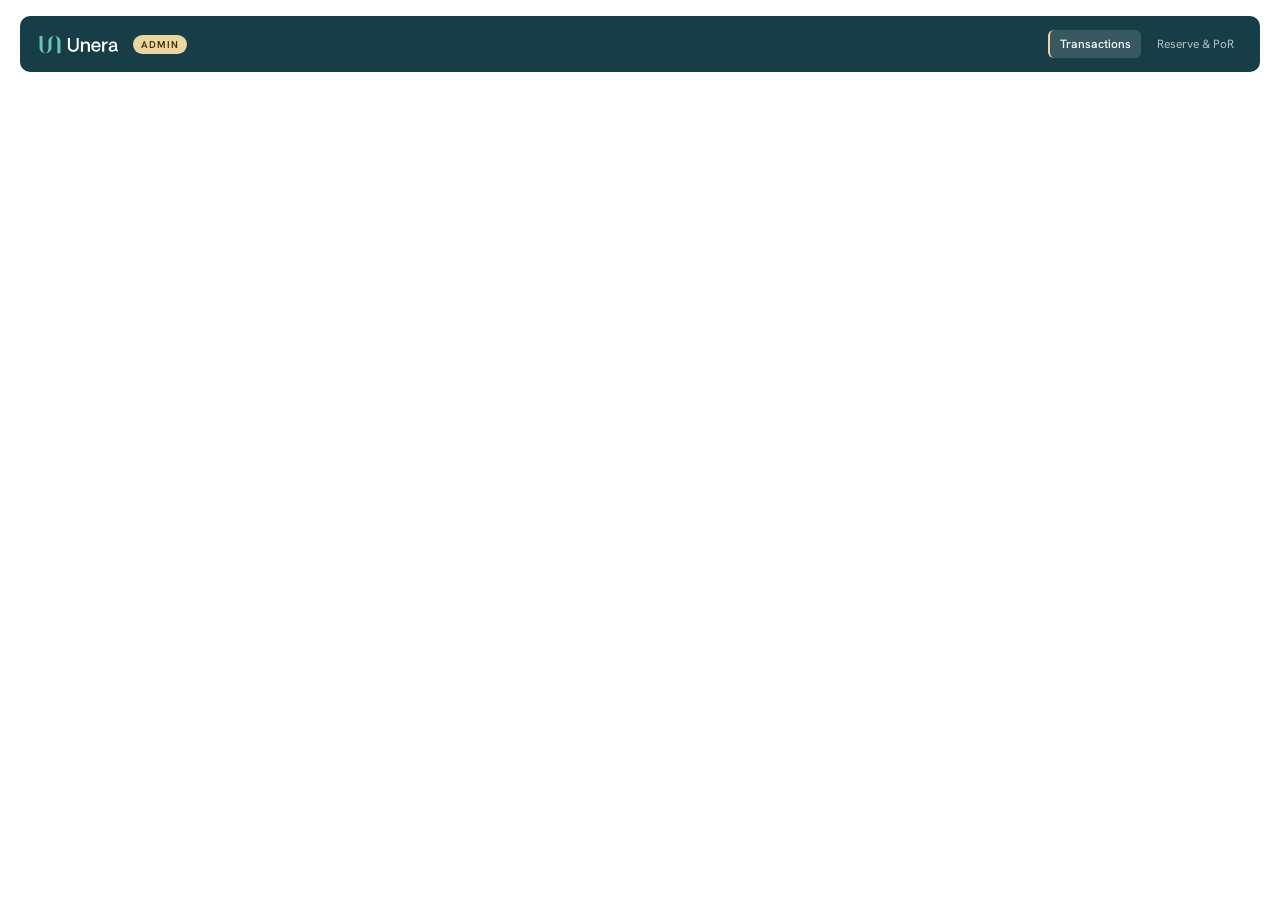
<file: guidelines/brand-chrome.card.html>
<!-- @dsCard group="Brand" viewport="700x140" subtitle="UNERA wordmark + ADMIN pill on Deep Blue; Signal Yellow marks the active item" name="Sidebar lockup" -->
<!DOCTYPE html><html lang="en"><head><meta name="robots" content="noindex, nofollow"><meta charset="utf-8"><link rel="stylesheet" href="../styles.css"><style>*{box-sizing:border-box}body{margin:0;padding:16px 20px;font-family:var(--font-body);color:var(--text-primary);background:#fff;font-size:13px}.row{display:flex;gap:10px;flex-wrap:wrap;align-items:center}.sw{display:flex;flex-direction:column;gap:6px;min-width:96px}.sw i{display:block;height:44px;border-radius:8px;border:1px solid var(--line)}.sw b{font-weight:600;font-size:12px}.sw span{font-family:var(--font-mono);font-size:11px;color:var(--text-secondary)}</style></head><body><div style="background:var(--brand-deep-blue);border-radius:10px;padding:14px 16px;display:flex;align-items:center;gap:14px"><img src="../assets/unera-white-text-nav.svg" alt="UNERA" style="height:26px"><span style="background:var(--brand-yellow);color:#3a2c08;font-size:10px;font-weight:600;letter-spacing:.1em;padding:3px 8px;border-radius:980px">ADMIN</span><div style="margin-left:auto;display:flex;gap:6px"><span style="padding:6px 10px;border-radius:6px;background:var(--chrome-active);color:#fff;font-size:12px;font-weight:500;border-left:2px solid var(--brand-yellow)">Transactions</span><span style="padding:6px 10px;border-radius:6px;color:var(--text-on-chrome-muted);font-size:12px">Reserve &amp; PoR</span></div></div></body></html>
</file>
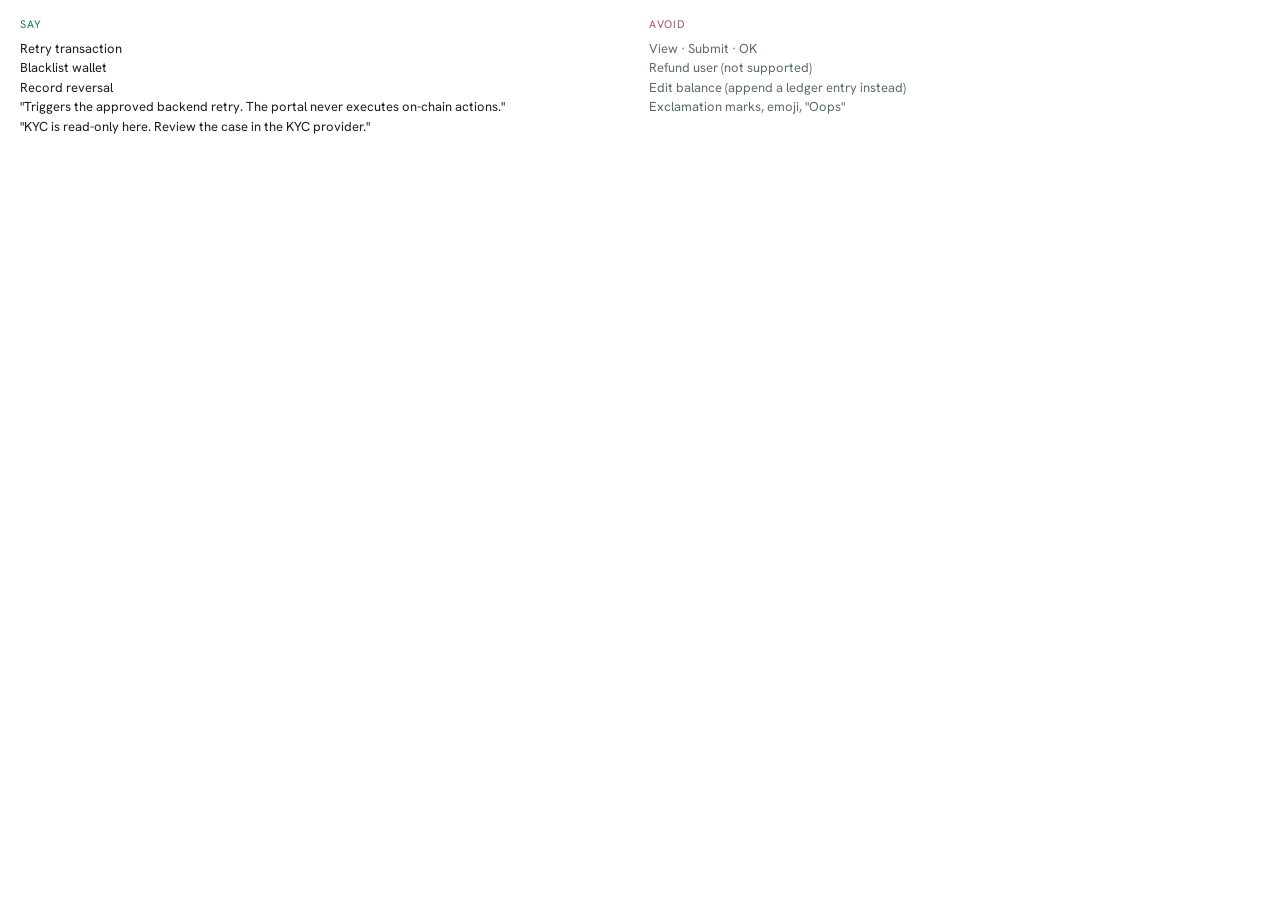
<file: guidelines/brand-voice.card.html>
<!-- @dsCard group="Brand" viewport="700x200" subtitle="Fact first, verbs that name the outcome, consequences stated once, no marketing" name="Voice for operators" -->
<!DOCTYPE html><html lang="en"><head><meta name="robots" content="noindex, nofollow"><meta charset="utf-8"><link rel="stylesheet" href="../styles.css"><style>*{box-sizing:border-box}body{margin:0;padding:16px 20px;font-family:var(--font-body);color:var(--text-primary);background:#fff;font-size:13px}.row{display:flex;gap:10px;flex-wrap:wrap;align-items:center}.sw{display:flex;flex-direction:column;gap:6px;min-width:96px}.sw i{display:block;height:44px;border-radius:8px;border:1px solid var(--line)}.sw b{font-weight:600;font-size:12px}.sw span{font-family:var(--font-mono);font-size:11px;color:var(--text-secondary)}</style></head><body><div style="display:grid;grid-template-columns:1fr 1fr;gap:18px;font-size:13px;line-height:1.5"><div><div style="font-size:11px;color:var(--fin-up);text-transform:uppercase;letter-spacing:.06em;margin-bottom:6px">Say</div><div>Retry transaction</div><div>Blacklist wallet</div><div>Record reversal</div><div>"Triggers the approved backend retry. The portal never executes on-chain actions."</div><div>"KYC is read-only here. Review the case in the KYC provider."</div></div><div><div style="font-size:11px;color:var(--fin-down);text-transform:uppercase;letter-spacing:.06em;margin-bottom:6px">Avoid</div><div style="color:var(--text-secondary)">View · Submit · OK</div><div style="color:var(--text-secondary)">Refund user (not supported)</div><div style="color:var(--text-secondary)">Edit balance (append a ledger entry instead)</div><div style="color:var(--text-secondary)">Exclamation marks, emoji, "Oops"</div></div></div></body></html>
</file>
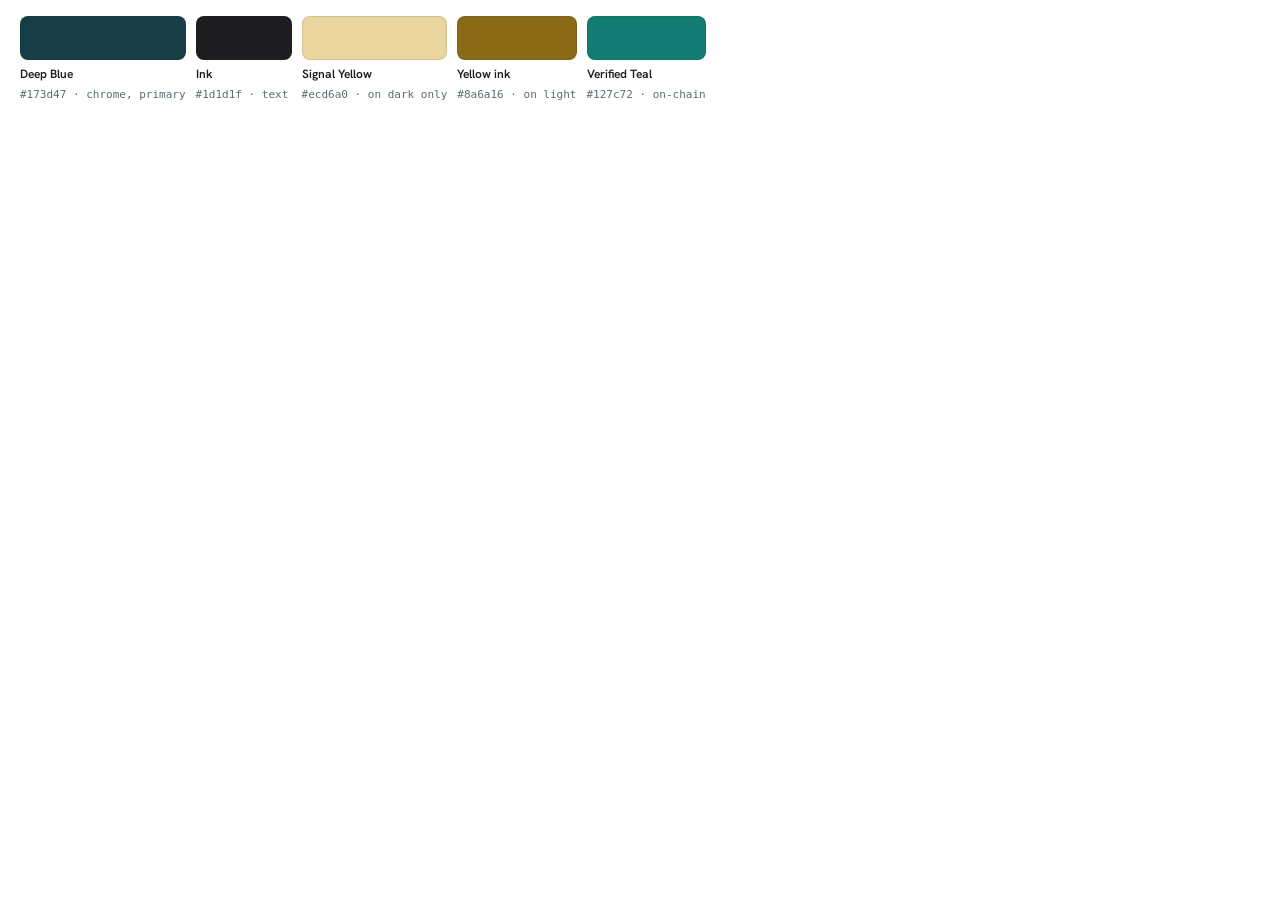
<file: guidelines/colors-brand.card.html>
<!-- @dsCard group="Colors" viewport="700x150" subtitle="Deep Blue chrome, near-black ink, Signal Yellow on dark only, Verified Teal for proof" name="Brand & chrome" -->
<!DOCTYPE html><html lang="en"><head><meta name="robots" content="noindex, nofollow"><meta charset="utf-8"><link rel="stylesheet" href="../styles.css"><style>*{box-sizing:border-box}body{margin:0;padding:16px 20px;font-family:var(--font-body);color:var(--text-primary);background:#fff;font-size:13px}.row{display:flex;gap:10px;flex-wrap:wrap;align-items:center}.sw{display:flex;flex-direction:column;gap:6px;min-width:96px}.sw i{display:block;height:44px;border-radius:8px;border:1px solid var(--line)}.sw b{font-weight:600;font-size:12px}.sw span{font-family:var(--font-mono);font-size:11px;color:var(--text-secondary)}</style></head><body><div class="row"><div class="sw"><i style="background:var(--brand-deep-blue)"></i><b>Deep Blue</b><span>#173d47 · chrome, primary</span></div><div class="sw"><i style="background:var(--brand-ink)"></i><b>Ink</b><span>#1d1d1f · text</span></div><div class="sw"><i style="background:var(--brand-yellow)"></i><b>Signal Yellow</b><span>#ecd6a0 · on dark only</span></div><div class="sw"><i style="background:var(--brand-yellow-ink)"></i><b>Yellow ink</b><span>#8a6a16 · on light</span></div><div class="sw"><i style="background:var(--verify-teal)"></i><b>Verified Teal</b><span>#127c72 · on-chain</span></div></div></body></html>
</file>
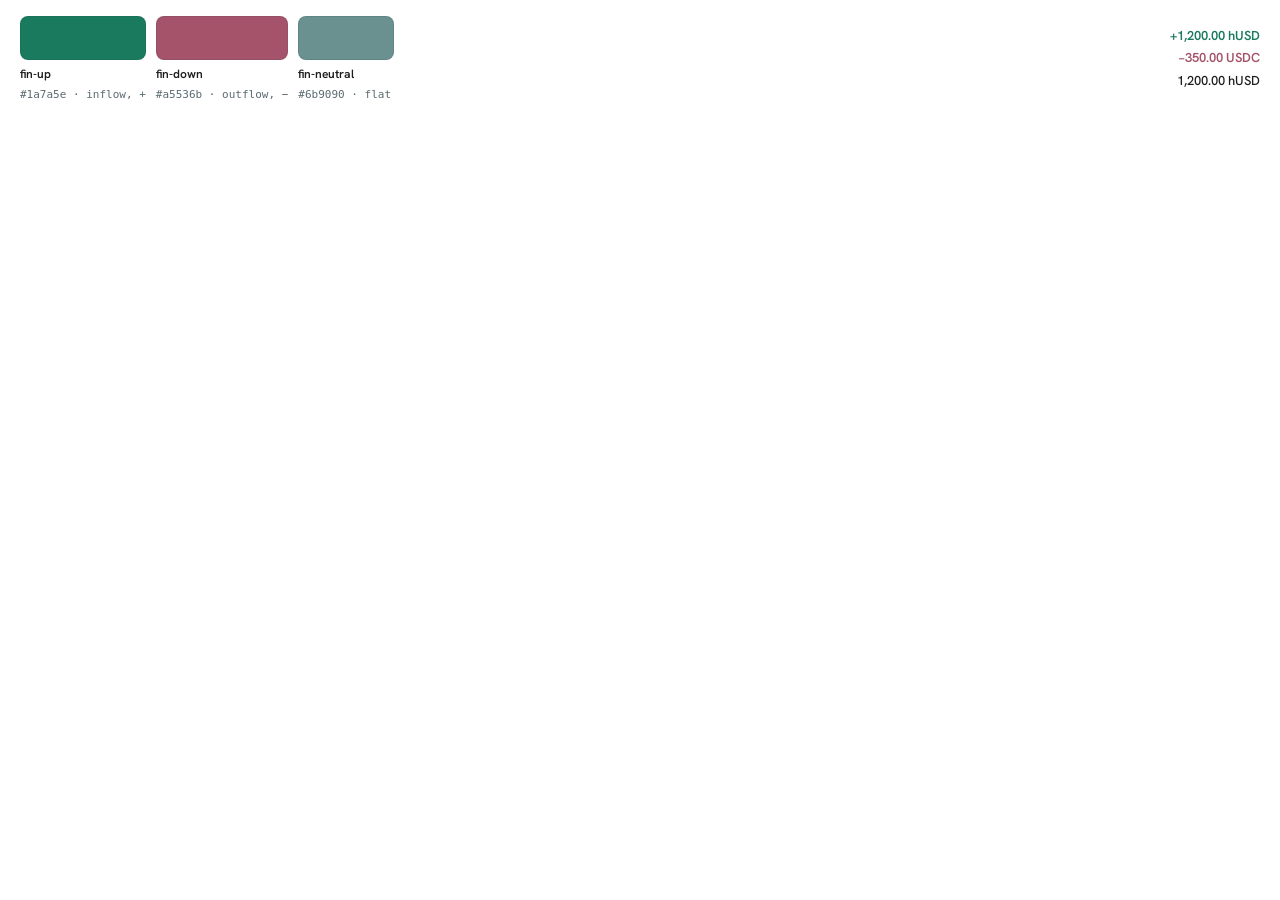
<file: guidelines/colors-financial.card.html>
<!-- @dsCard group="Colors" viewport="700x150" subtitle="Money direction only. Never brand decoration. Always paired with sign or icon" name="Financial semantics" -->
<!DOCTYPE html><html lang="en"><head><meta name="robots" content="noindex, nofollow"><meta charset="utf-8"><link rel="stylesheet" href="../styles.css"><style>*{box-sizing:border-box}body{margin:0;padding:16px 20px;font-family:var(--font-body);color:var(--text-primary);background:#fff;font-size:13px}.row{display:flex;gap:10px;flex-wrap:wrap;align-items:center}.sw{display:flex;flex-direction:column;gap:6px;min-width:96px}.sw i{display:block;height:44px;border-radius:8px;border:1px solid var(--line)}.sw b{font-weight:600;font-size:12px}.sw span{font-family:var(--font-mono);font-size:11px;color:var(--text-secondary)}</style></head><body><div class="row"><div class="sw"><i style="background:var(--fin-up)"></i><b>fin-up</b><span>#1a7a5e · inflow, +</span></div><div class="sw"><i style="background:var(--fin-down)"></i><b>fin-down</b><span>#a5536b · outflow, −</span></div><div class="sw"><i style="background:var(--fin-neutral)"></i><b>fin-neutral</b><span>#6b9090 · flat</span></div><div style="margin-left:auto;font-variant-numeric:tabular-nums;text-align:right;line-height:1.7"><div style="color:var(--fin-up);font-weight:600">+1,200.00 hUSD</div><div style="color:var(--fin-down);font-weight:600">−350.00 USDC</div><div style="color:var(--text-primary);font-weight:500">1,200.00 hUSD</div></div></div></body></html>
</file>
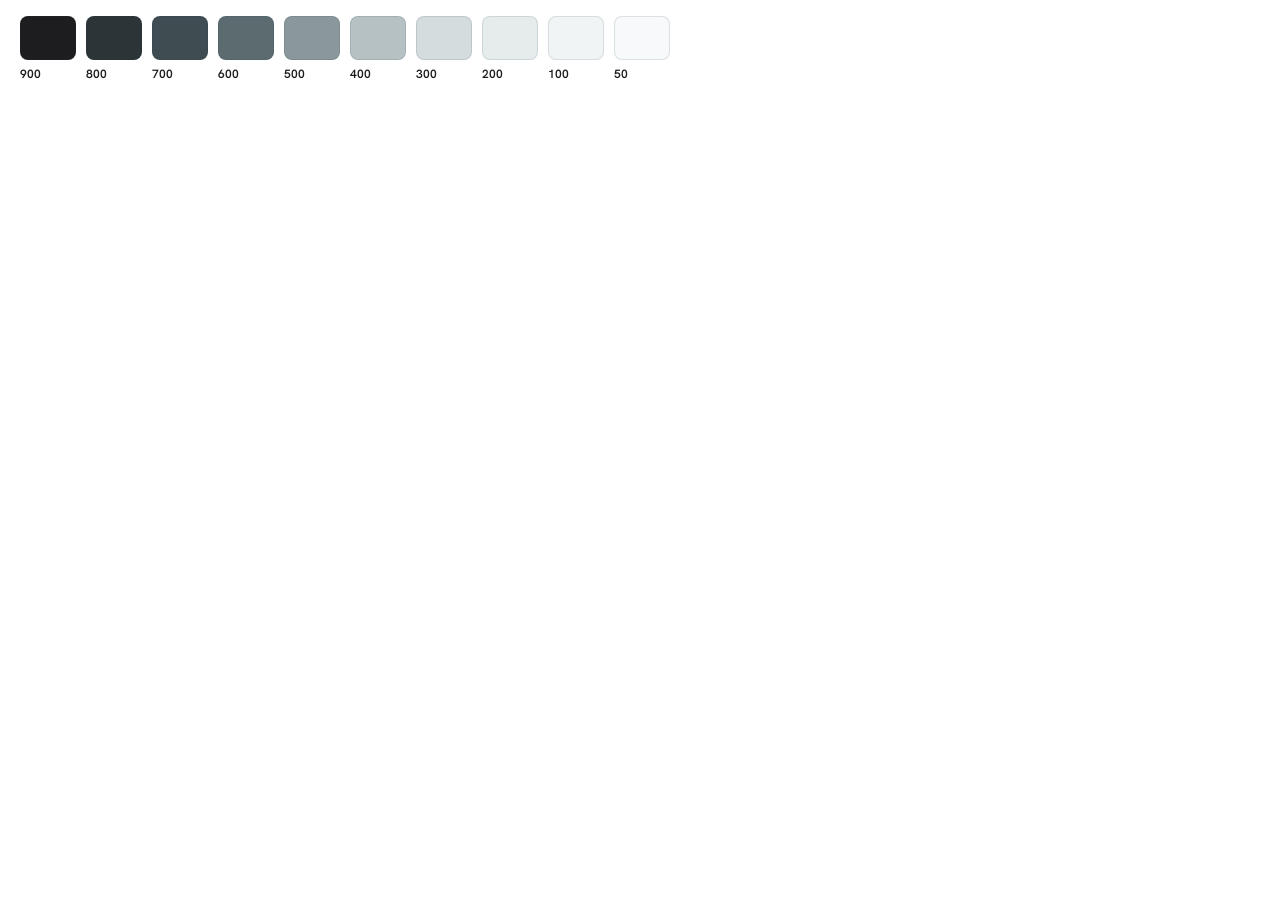
<file: guidelines/colors-neutral.card.html>
<!-- @dsCard group="Colors" viewport="700x150" subtitle="Cool neutrals with a faint teal undertone; canvas #f3f5f6, panels white" name="Neutral ramp" -->
<!DOCTYPE html><html lang="en"><head><meta name="robots" content="noindex, nofollow"><meta charset="utf-8"><link rel="stylesheet" href="../styles.css"><style>*{box-sizing:border-box}body{margin:0;padding:16px 20px;font-family:var(--font-body);color:var(--text-primary);background:#fff;font-size:13px}.row{display:flex;gap:10px;flex-wrap:wrap;align-items:center}.sw{display:flex;flex-direction:column;gap:6px;min-width:96px}.sw i{display:block;height:44px;border-radius:8px;border:1px solid var(--line)}.sw b{font-weight:600;font-size:12px}.sw span{font-family:var(--font-mono);font-size:11px;color:var(--text-secondary)}</style></head><body><div class="row"><div class="sw" style="min-width:56px"><i style="background:var(--n-900)"></i><b>900</b></div><div class="sw" style="min-width:56px"><i style="background:var(--n-800)"></i><b>800</b></div><div class="sw" style="min-width:56px"><i style="background:var(--n-700)"></i><b>700</b></div><div class="sw" style="min-width:56px"><i style="background:var(--n-600)"></i><b>600</b></div><div class="sw" style="min-width:56px"><i style="background:var(--n-500)"></i><b>500</b></div><div class="sw" style="min-width:56px"><i style="background:var(--n-400)"></i><b>400</b></div><div class="sw" style="min-width:56px"><i style="background:var(--n-300)"></i><b>300</b></div><div class="sw" style="min-width:56px"><i style="background:var(--n-200)"></i><b>200</b></div><div class="sw" style="min-width:56px"><i style="background:var(--n-100)"></i><b>100</b></div><div class="sw" style="min-width:56px"><i style="background:var(--n-50)"></i><b>50</b></div></div></body></html>
</file>
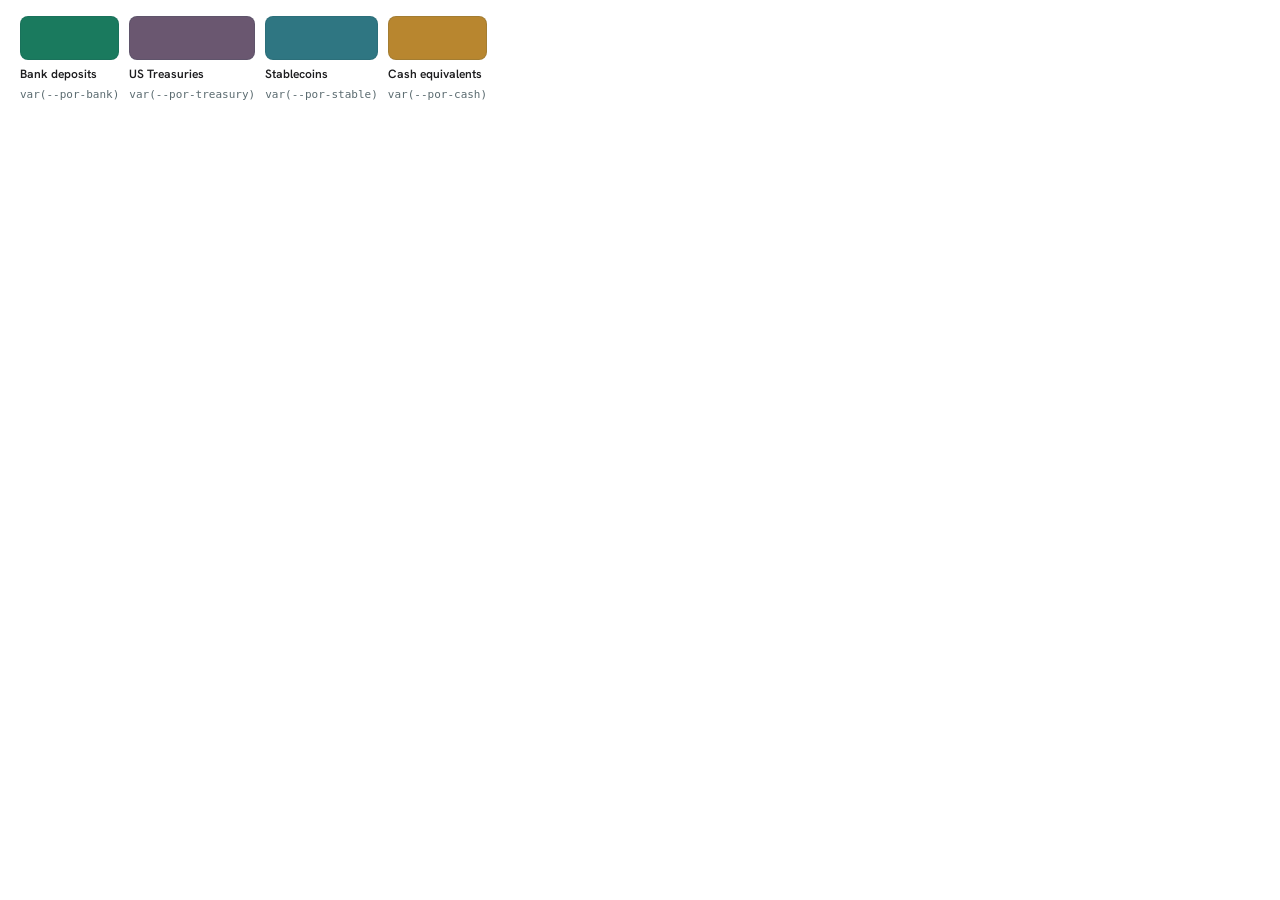
<file: guidelines/colors-por.card.html>
<!-- @dsCard group="Colors" viewport="700x150" subtitle="Fixed palette shared with the Stablecoin Portal; never recolor ad hoc" name="Proof-of-Reserve asset classes" -->
<!DOCTYPE html><html lang="en"><head><meta name="robots" content="noindex, nofollow"><meta charset="utf-8"><link rel="stylesheet" href="../styles.css"><style>*{box-sizing:border-box}body{margin:0;padding:16px 20px;font-family:var(--font-body);color:var(--text-primary);background:#fff;font-size:13px}.row{display:flex;gap:10px;flex-wrap:wrap;align-items:center}.sw{display:flex;flex-direction:column;gap:6px;min-width:96px}.sw i{display:block;height:44px;border-radius:8px;border:1px solid var(--line)}.sw b{font-weight:600;font-size:12px}.sw span{font-family:var(--font-mono);font-size:11px;color:var(--text-secondary)}</style></head><body><div class="row"><div class="sw"><i style="background:var(--por-bank)"></i><b>Bank deposits</b><span>var(--por-bank)</span></div><div class="sw"><i style="background:var(--por-treasury)"></i><b>US Treasuries</b><span>var(--por-treasury)</span></div><div class="sw"><i style="background:var(--por-stable)"></i><b>Stablecoins</b><span>var(--por-stable)</span></div><div class="sw"><i style="background:var(--por-cash)"></i><b>Cash equivalents</b><span>var(--por-cash)</span></div></div></body></html>
</file>
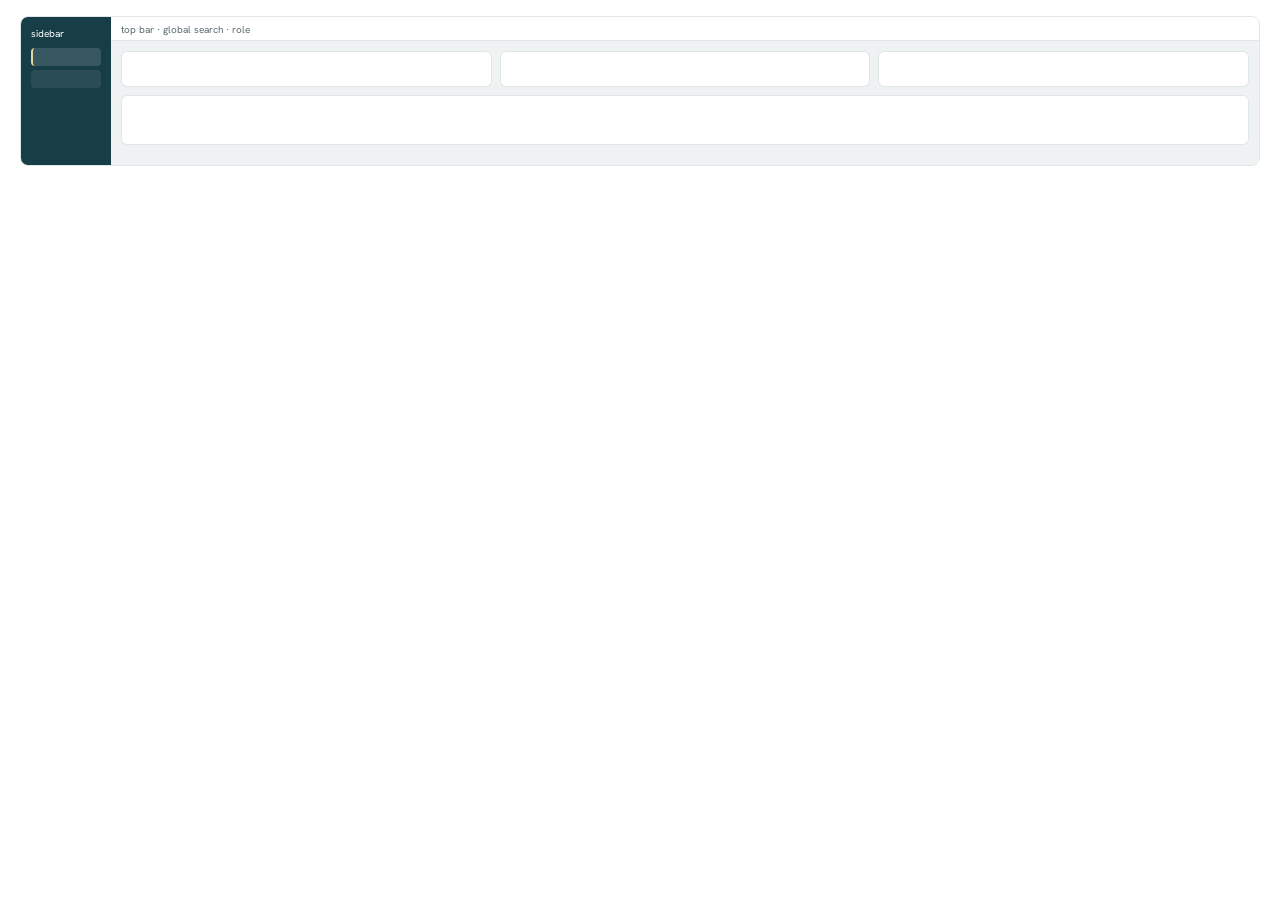
<file: guidelines/spacing-layout.card.html>
<!-- @dsCard group="Spacing" viewport="700x200" subtitle="232px Deep Blue sidebar (60px collapsed) · 52px top bar · 24px page padding · 1440px max" name="Portal layout" -->
<!DOCTYPE html><html lang="en"><head><meta name="robots" content="noindex, nofollow"><meta charset="utf-8"><link rel="stylesheet" href="../styles.css"><style>*{box-sizing:border-box}body{margin:0;padding:16px 20px;font-family:var(--font-body);color:var(--text-primary);background:#fff;font-size:13px}.row{display:flex;gap:10px;flex-wrap:wrap;align-items:center}.sw{display:flex;flex-direction:column;gap:6px;min-width:96px}.sw i{display:block;height:44px;border-radius:8px;border:1px solid var(--line)}.sw b{font-weight:600;font-size:12px}.sw span{font-family:var(--font-mono);font-size:11px;color:var(--text-secondary)}</style></head><body><div style="display:flex;border:1px solid var(--line);border-radius:8px;overflow:hidden;height:150px"><div style="width:90px;background:var(--brand-deep-blue);padding:10px;color:#fff;font-size:10px">sidebar<div style="margin-top:8px;height:18px;border-radius:4px;background:var(--chrome-active);border-left:2px solid var(--brand-yellow)"></div><div style="margin-top:4px;height:18px;border-radius:4px;background:var(--chrome-hover)"></div></div><div style="flex:1;background:var(--canvas)"><div style="height:24px;background:#fff;border-bottom:1px solid var(--line);font-size:10px;padding:6px 10px;color:var(--text-secondary)">top bar · global search · role</div><div style="padding:10px;display:grid;grid-template-columns:1fr 1fr 1fr;gap:8px"><div style="height:36px;background:#fff;border:1px solid var(--line);border-radius:6px"></div><div style="height:36px;background:#fff;border:1px solid var(--line);border-radius:6px"></div><div style="height:36px;background:#fff;border:1px solid var(--line);border-radius:6px"></div><div style="grid-column:1/4;height:50px;background:#fff;border:1px solid var(--line);border-radius:6px"></div></div></div></div></body></html>
</file>
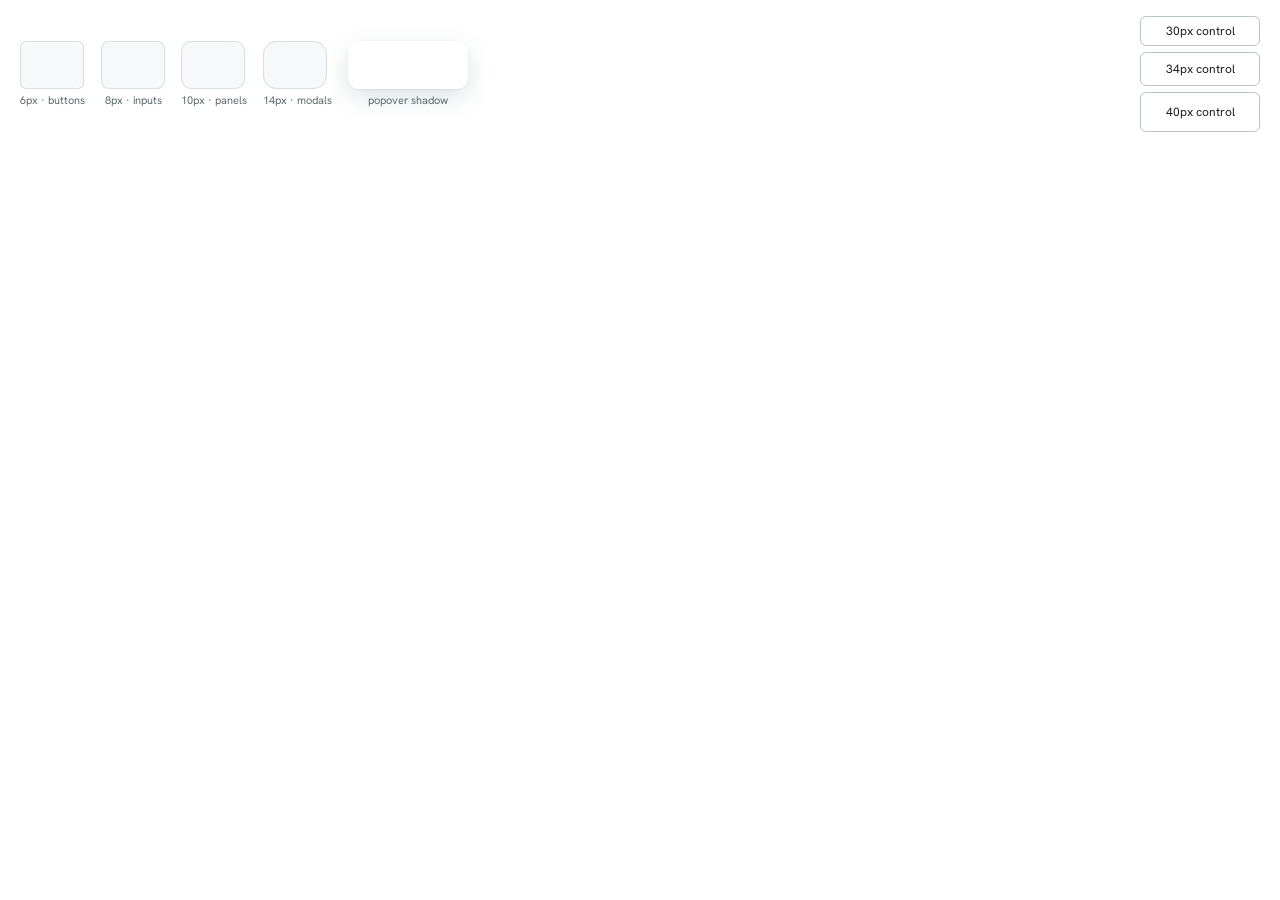
<file: guidelines/spacing-radii.card.html>
<!-- @dsCard group="Spacing" viewport="700x170" subtitle="6 / 8 / 10 / 14 + pill. Controls 30 / 34 / 40. Rows 38px. Panels have borders, not shadows" name="Radii, controls, elevation" -->
<!DOCTYPE html><html lang="en"><head><meta name="robots" content="noindex, nofollow"><meta charset="utf-8"><link rel="stylesheet" href="../styles.css"><style>*{box-sizing:border-box}body{margin:0;padding:16px 20px;font-family:var(--font-body);color:var(--text-primary);background:#fff;font-size:13px}.row{display:flex;gap:10px;flex-wrap:wrap;align-items:center}.sw{display:flex;flex-direction:column;gap:6px;min-width:96px}.sw i{display:block;height:44px;border-radius:8px;border:1px solid var(--line)}.sw b{font-weight:600;font-size:12px}.sw span{font-family:var(--font-mono);font-size:11px;color:var(--text-secondary)}</style></head><body><div class="row" style="gap:16px"><div style="text-align:center"><div style="width:64px;height:48px;border:1px solid var(--line);border-radius:6px;background:var(--surface-sunken)"></div><div style="font-size:11px;color:var(--text-secondary);margin-top:4px">6px · buttons</div></div><div style="text-align:center"><div style="width:64px;height:48px;border:1px solid var(--line);border-radius:8px;background:var(--surface-sunken)"></div><div style="font-size:11px;color:var(--text-secondary);margin-top:4px">8px · inputs</div></div><div style="text-align:center"><div style="width:64px;height:48px;border:1px solid var(--line);border-radius:10px;background:var(--surface-sunken)"></div><div style="font-size:11px;color:var(--text-secondary);margin-top:4px">10px · panels</div></div><div style="text-align:center"><div style="width:64px;height:48px;border:1px solid var(--line);border-radius:14px;background:var(--surface-sunken)"></div><div style="font-size:11px;color:var(--text-secondary);margin-top:4px">14px · modals</div></div><div style="text-align:center"><div style="width:120px;height:48px;border-radius:10px;background:#fff;box-shadow:var(--shadow-popover)"></div><div style="font-size:11px;color:var(--text-secondary);margin-top:4px">popover shadow</div></div><div style="display:flex;flex-direction:column;gap:6px;margin-left:auto"><div style="height:30px;width:120px;border:1px solid var(--line-strong);border-radius:6px;display:flex;align-items:center;justify-content:center;font-size:12px">30px control</div><div style="height:34px;width:120px;border:1px solid var(--line-strong);border-radius:6px;display:flex;align-items:center;justify-content:center;font-size:12px">34px control</div><div style="height:40px;width:120px;border:1px solid var(--line-strong);border-radius:6px;display:flex;align-items:center;justify-content:center;font-size:12px">40px control</div></div></div></body></html>
</file>
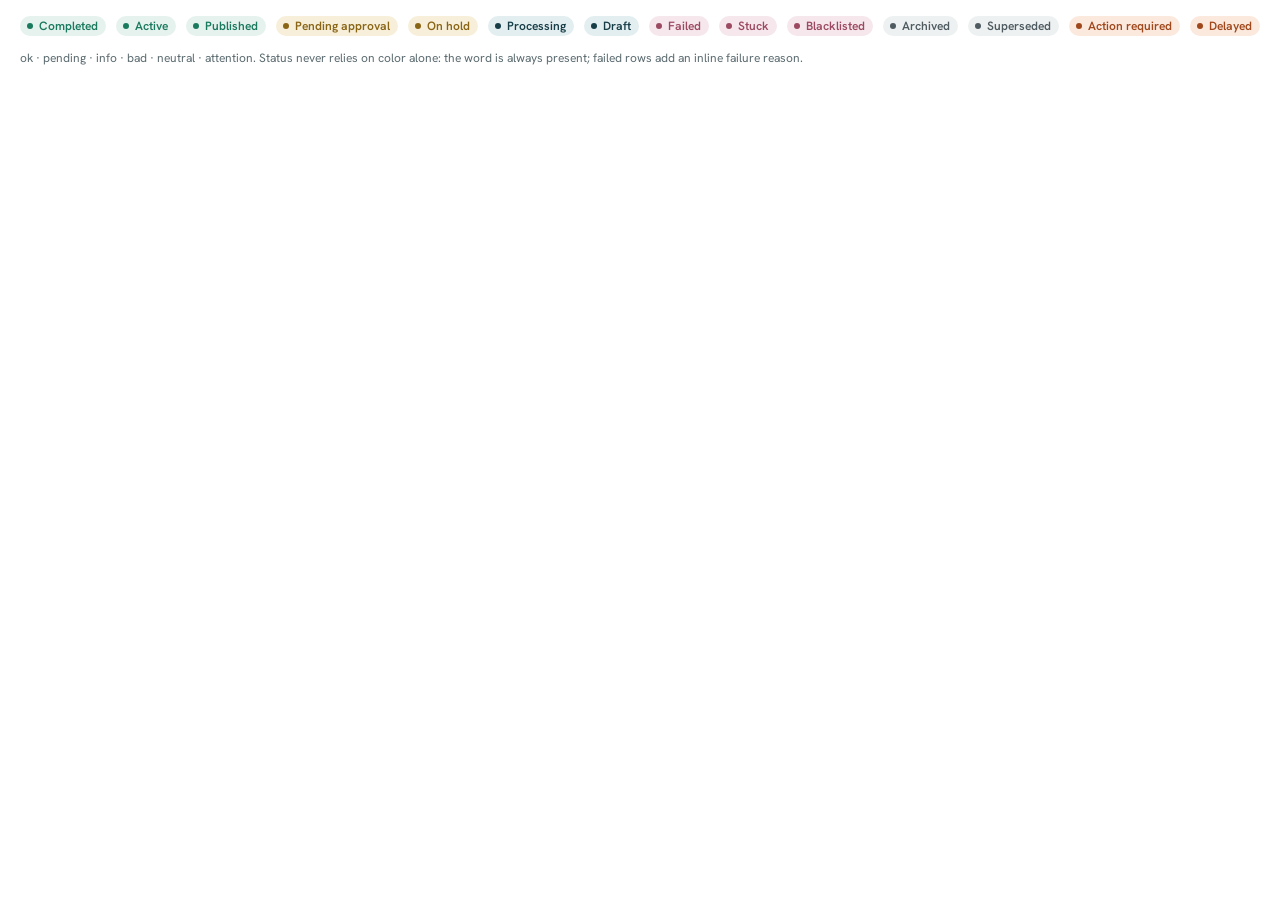
<file: guidelines/status-tones.card.html>
<!-- @dsCard group="Status" viewport="700x190" subtitle="Six tones; label + tint + dot. Use requirement vocabulary as the label" name="Status tones" -->
<!DOCTYPE html><html lang="en"><head><meta name="robots" content="noindex, nofollow"><meta charset="utf-8"><link rel="stylesheet" href="../styles.css"><style>*{box-sizing:border-box}body{margin:0;padding:16px 20px;font-family:var(--font-body);color:var(--text-primary);background:#fff;font-size:13px}.row{display:flex;gap:10px;flex-wrap:wrap;align-items:center}.sw{display:flex;flex-direction:column;gap:6px;min-width:96px}.sw i{display:block;height:44px;border-radius:8px;border:1px solid var(--line)}.sw b{font-weight:600;font-size:12px}.sw span{font-family:var(--font-mono);font-size:11px;color:var(--text-secondary)}</style></head><body><div class="row" style="gap:8px 10px"><span style="display:inline-flex;align-items:center;gap:6px;padding:2px 8px 2px 7px;border-radius:980px;font-size:12px;font-weight:600;background:var(--tone-ok-bg);color:var(--tone-ok-fg)"><span style="width:6px;height:6px;border-radius:50%;background:currentColor"></span>Completed</span><span style="display:inline-flex;align-items:center;gap:6px;padding:2px 8px 2px 7px;border-radius:980px;font-size:12px;font-weight:600;background:var(--tone-ok-bg);color:var(--tone-ok-fg)"><span style="width:6px;height:6px;border-radius:50%;background:currentColor"></span>Active</span><span style="display:inline-flex;align-items:center;gap:6px;padding:2px 8px 2px 7px;border-radius:980px;font-size:12px;font-weight:600;background:var(--tone-ok-bg);color:var(--tone-ok-fg)"><span style="width:6px;height:6px;border-radius:50%;background:currentColor"></span>Published</span><span style="display:inline-flex;align-items:center;gap:6px;padding:2px 8px 2px 7px;border-radius:980px;font-size:12px;font-weight:600;background:var(--tone-pending-bg);color:var(--tone-pending-fg)"><span style="width:6px;height:6px;border-radius:50%;background:currentColor"></span>Pending approval</span><span style="display:inline-flex;align-items:center;gap:6px;padding:2px 8px 2px 7px;border-radius:980px;font-size:12px;font-weight:600;background:var(--tone-pending-bg);color:var(--tone-pending-fg)"><span style="width:6px;height:6px;border-radius:50%;background:currentColor"></span>On hold</span><span style="display:inline-flex;align-items:center;gap:6px;padding:2px 8px 2px 7px;border-radius:980px;font-size:12px;font-weight:600;background:var(--tone-info-bg);color:var(--tone-info-fg)"><span style="width:6px;height:6px;border-radius:50%;background:currentColor"></span>Processing</span><span style="display:inline-flex;align-items:center;gap:6px;padding:2px 8px 2px 7px;border-radius:980px;font-size:12px;font-weight:600;background:var(--tone-info-bg);color:var(--tone-info-fg)"><span style="width:6px;height:6px;border-radius:50%;background:currentColor"></span>Draft</span><span style="display:inline-flex;align-items:center;gap:6px;padding:2px 8px 2px 7px;border-radius:980px;font-size:12px;font-weight:600;background:var(--tone-bad-bg);color:var(--tone-bad-fg)"><span style="width:6px;height:6px;border-radius:50%;background:currentColor"></span>Failed</span><span style="display:inline-flex;align-items:center;gap:6px;padding:2px 8px 2px 7px;border-radius:980px;font-size:12px;font-weight:600;background:var(--tone-bad-bg);color:var(--tone-bad-fg)"><span style="width:6px;height:6px;border-radius:50%;background:currentColor"></span>Stuck</span><span style="display:inline-flex;align-items:center;gap:6px;padding:2px 8px 2px 7px;border-radius:980px;font-size:12px;font-weight:600;background:var(--tone-bad-bg);color:var(--tone-bad-fg)"><span style="width:6px;height:6px;border-radius:50%;background:currentColor"></span>Blacklisted</span><span style="display:inline-flex;align-items:center;gap:6px;padding:2px 8px 2px 7px;border-radius:980px;font-size:12px;font-weight:600;background:var(--tone-neutral-bg);color:var(--tone-neutral-fg)"><span style="width:6px;height:6px;border-radius:50%;background:currentColor"></span>Archived</span><span style="display:inline-flex;align-items:center;gap:6px;padding:2px 8px 2px 7px;border-radius:980px;font-size:12px;font-weight:600;background:var(--tone-neutral-bg);color:var(--tone-neutral-fg)"><span style="width:6px;height:6px;border-radius:50%;background:currentColor"></span>Superseded</span><span style="display:inline-flex;align-items:center;gap:6px;padding:2px 8px 2px 7px;border-radius:980px;font-size:12px;font-weight:600;background:var(--tone-attention-bg);color:var(--tone-attention-fg)"><span style="width:6px;height:6px;border-radius:50%;background:currentColor"></span>Action required</span><span style="display:inline-flex;align-items:center;gap:6px;padding:2px 8px 2px 7px;border-radius:980px;font-size:12px;font-weight:600;background:var(--tone-attention-bg);color:var(--tone-attention-fg)"><span style="width:6px;height:6px;border-radius:50%;background:currentColor"></span>Delayed</span></div>
<p style="color:var(--text-secondary);font-size:12px;margin:14px 0 0">ok · pending · info · bad · neutral · attention. Status never relies on color alone: the word is always present; failed rows add an inline failure reason.</p></body></html>
</file>
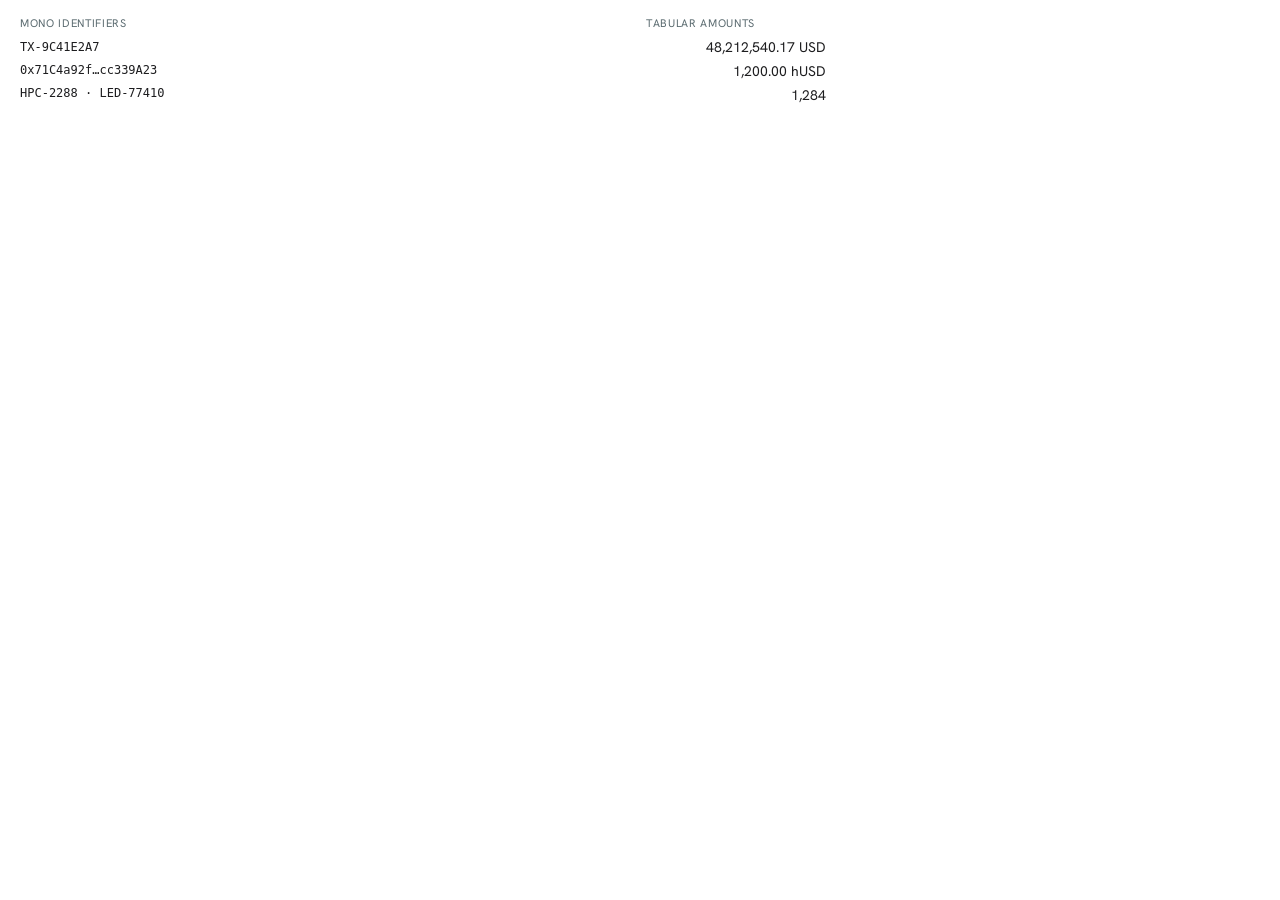
<file: guidelines/type-mono.card.html>
<!-- @dsCard group="Type" viewport="700x150" subtitle="System mono for IDs, hashes, addresses; tabular numerals for every amount" name="Identifiers & numbers" -->
<!DOCTYPE html><html lang="en"><head><meta name="robots" content="noindex, nofollow"><meta charset="utf-8"><link rel="stylesheet" href="../styles.css"><style>*{box-sizing:border-box}body{margin:0;padding:16px 20px;font-family:var(--font-body);color:var(--text-primary);background:#fff;font-size:13px}.row{display:flex;gap:10px;flex-wrap:wrap;align-items:center}.sw{display:flex;flex-direction:column;gap:6px;min-width:96px}.sw i{display:block;height:44px;border-radius:8px;border:1px solid var(--line)}.sw b{font-weight:600;font-size:12px}.sw span{font-family:var(--font-mono);font-size:11px;color:var(--text-secondary)}</style></head><body><div style="display:grid;grid-template-columns:1fr 1fr;gap:12px"><div><div style="font-size:11px;color:var(--text-secondary);text-transform:uppercase;letter-spacing:.06em;margin-bottom:6px">Mono identifiers</div><div style="font-family:var(--font-mono);font-size:12px;line-height:1.9">TX-9C41E2A7<br>0x71C4a92f…cc339A23<br>HPC-2288 · LED-77410</div></div><div><div style="font-size:11px;color:var(--text-secondary);text-transform:uppercase;letter-spacing:.06em;margin-bottom:6px">Tabular amounts</div><div style="font-variant-numeric:tabular-nums;font-size:14px;line-height:1.7;text-align:right;max-width:180px"><div>48,212,540.17 USD</div><div>1,200.00 hUSD</div><div>1,284</div></div></div></div></body></html>
</file>
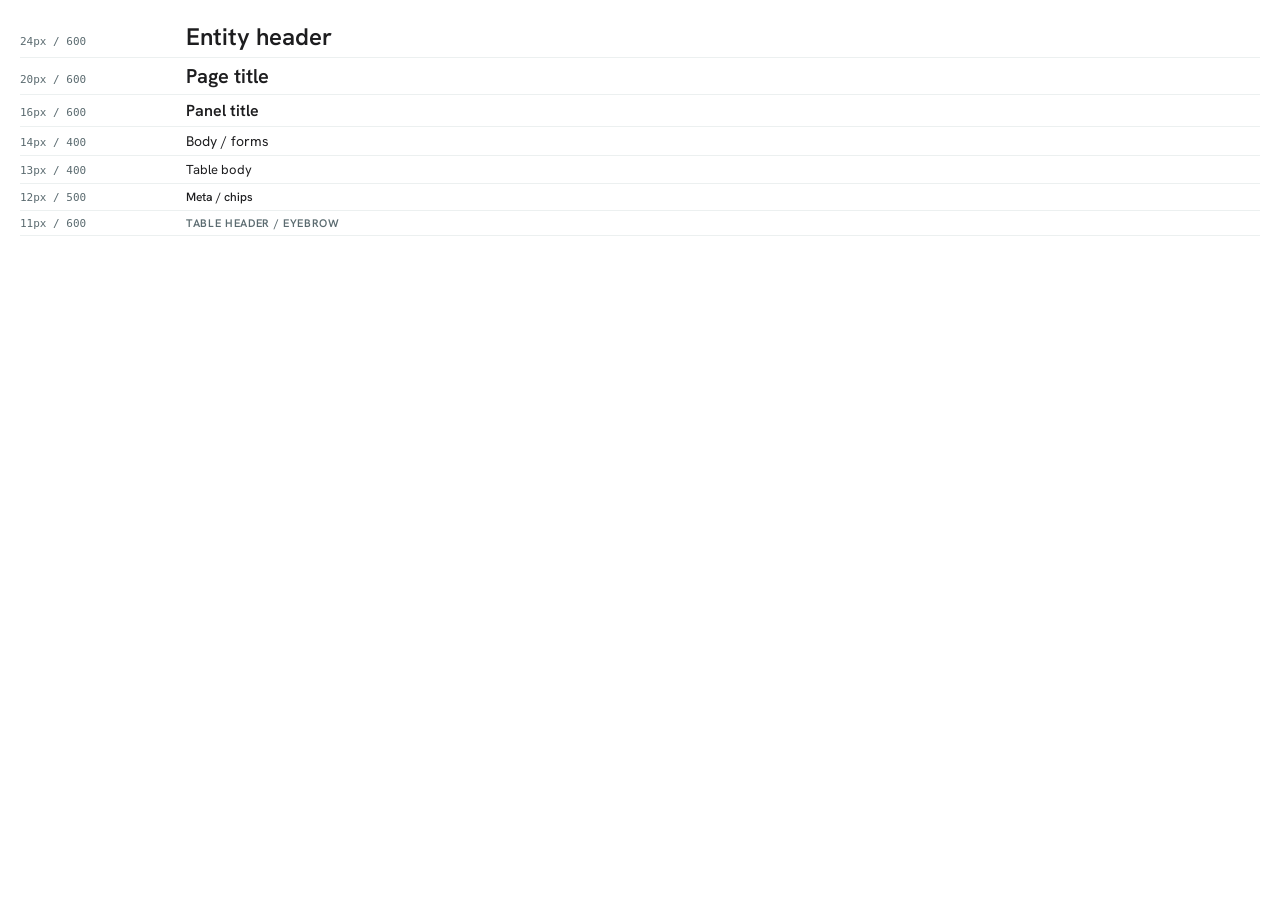
<file: guidelines/type-scale.card.html>
<!-- @dsCard group="Type" viewport="700x260" subtitle="'Hanken Grotesk' only; weight + size carry hierarchy" name="Type scale" -->
<!DOCTYPE html><html lang="en"><head><meta name="robots" content="noindex, nofollow"><meta charset="utf-8"><link rel="stylesheet" href="../styles.css"><style>*{box-sizing:border-box}body{margin:0;padding:16px 20px;font-family:var(--font-body);color:var(--text-primary);background:#fff;font-size:13px}.row{display:flex;gap:10px;flex-wrap:wrap;align-items:center}.sw{display:flex;flex-direction:column;gap:6px;min-width:96px}.sw i{display:block;height:44px;border-radius:8px;border:1px solid var(--line)}.sw b{font-weight:600;font-size:12px}.sw span{font-family:var(--font-mono);font-size:11px;color:var(--text-secondary)}</style></head><body><div style="display:flex;align-items:baseline;gap:16px;padding:5px 0;border-bottom:1px solid var(--line-soft)"><span style="width:150px;font-size:11px;color:var(--text-secondary);font-family:var(--font-mono)">24px / 600</span><span style="font-size:24px;font-weight:600;">Entity header</span></div><div style="display:flex;align-items:baseline;gap:16px;padding:5px 0;border-bottom:1px solid var(--line-soft)"><span style="width:150px;font-size:11px;color:var(--text-secondary);font-family:var(--font-mono)">20px / 600</span><span style="font-size:20px;font-weight:600;">Page title</span></div><div style="display:flex;align-items:baseline;gap:16px;padding:5px 0;border-bottom:1px solid var(--line-soft)"><span style="width:150px;font-size:11px;color:var(--text-secondary);font-family:var(--font-mono)">16px / 600</span><span style="font-size:16px;font-weight:600;">Panel title</span></div><div style="display:flex;align-items:baseline;gap:16px;padding:5px 0;border-bottom:1px solid var(--line-soft)"><span style="width:150px;font-size:11px;color:var(--text-secondary);font-family:var(--font-mono)">14px / 400</span><span style="font-size:14px;font-weight:400;">Body / forms</span></div><div style="display:flex;align-items:baseline;gap:16px;padding:5px 0;border-bottom:1px solid var(--line-soft)"><span style="width:150px;font-size:11px;color:var(--text-secondary);font-family:var(--font-mono)">13px / 400</span><span style="font-size:13px;font-weight:400;">Table body</span></div><div style="display:flex;align-items:baseline;gap:16px;padding:5px 0;border-bottom:1px solid var(--line-soft)"><span style="width:150px;font-size:11px;color:var(--text-secondary);font-family:var(--font-mono)">12px / 500</span><span style="font-size:12px;font-weight:500;">Meta / chips</span></div><div style="display:flex;align-items:baseline;gap:16px;padding:5px 0;border-bottom:1px solid var(--line-soft)"><span style="width:150px;font-size:11px;color:var(--text-secondary);font-family:var(--font-mono)">11px / 600</span><span style="font-size:11px;font-weight:600;letter-spacing:.06em;text-transform:uppercase;color:var(--text-secondary)">TABLE HEADER / EYEBROW</span></div></body></html>
</file>
<file: styles.css>
@import "tokens/typography.css";
@import "tokens/colors.css";
@import "tokens/spacing.css";
@import "tokens/status.css";
</file>
